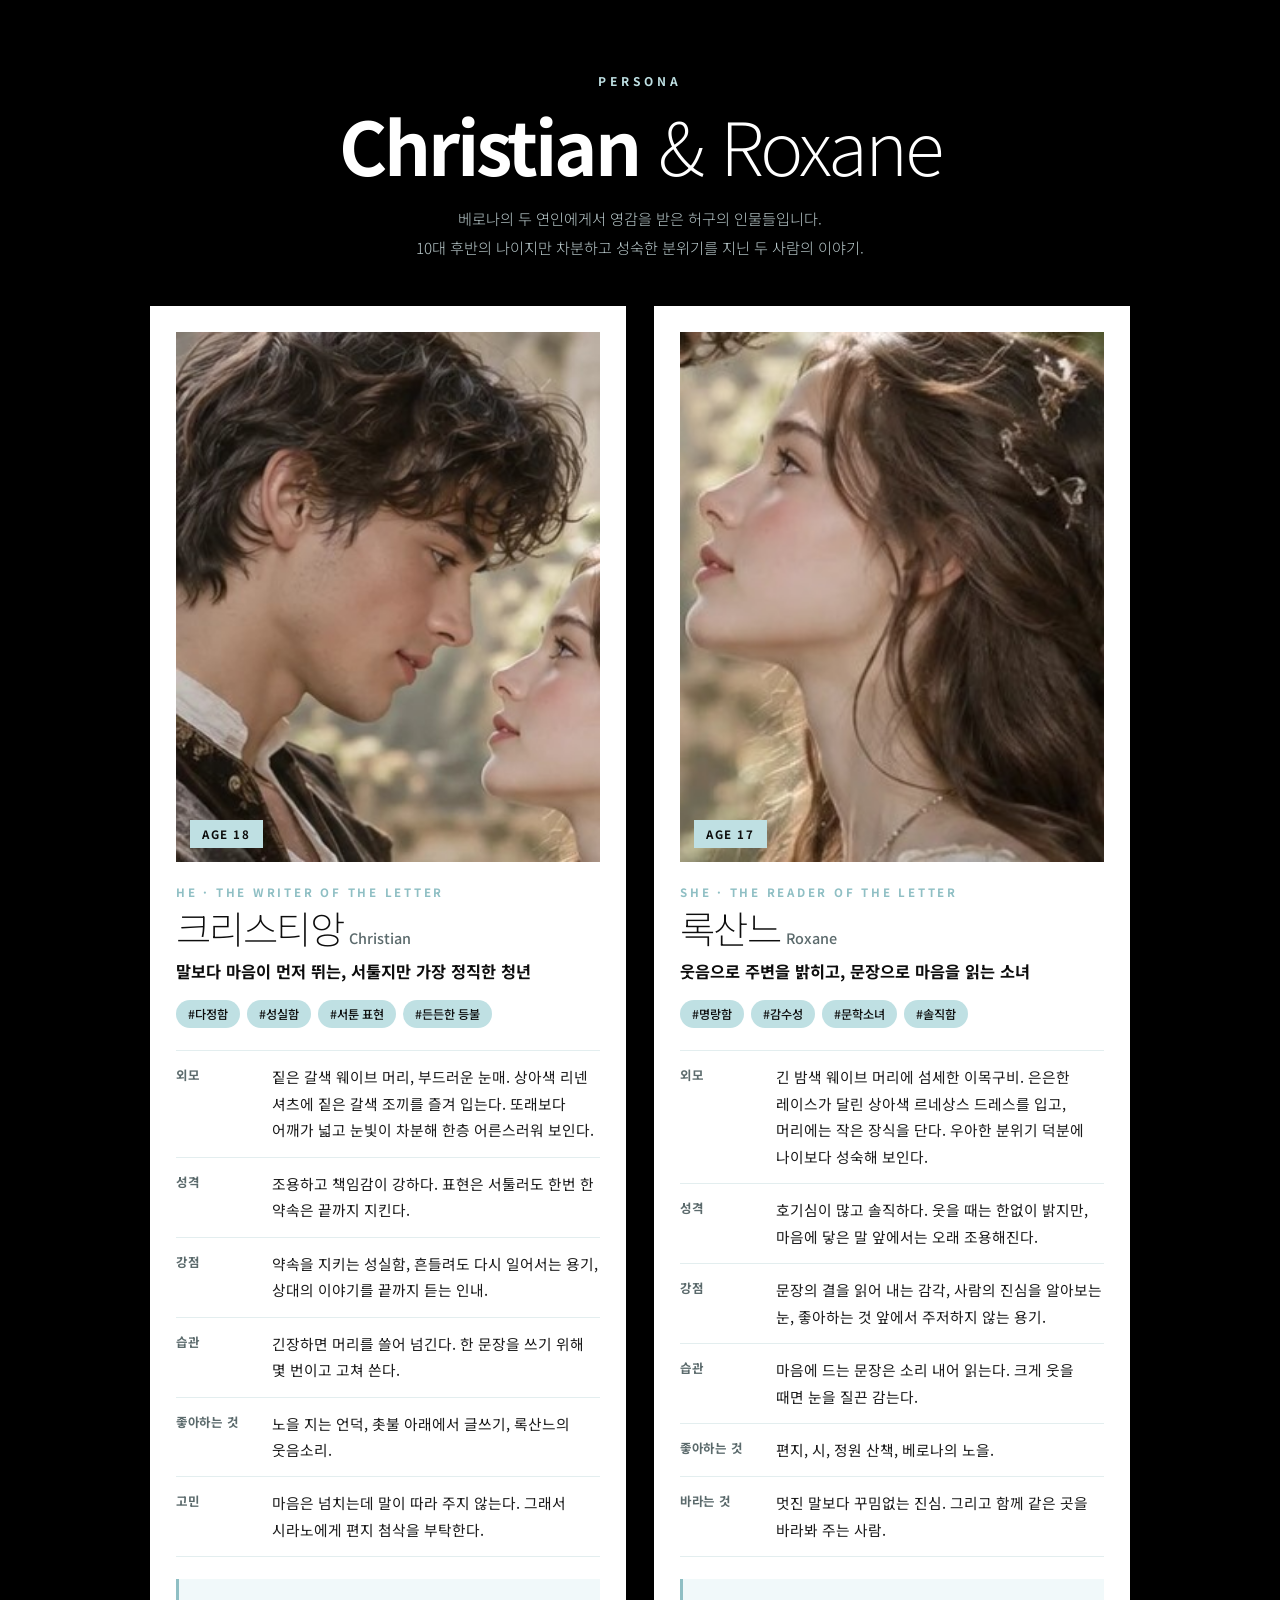
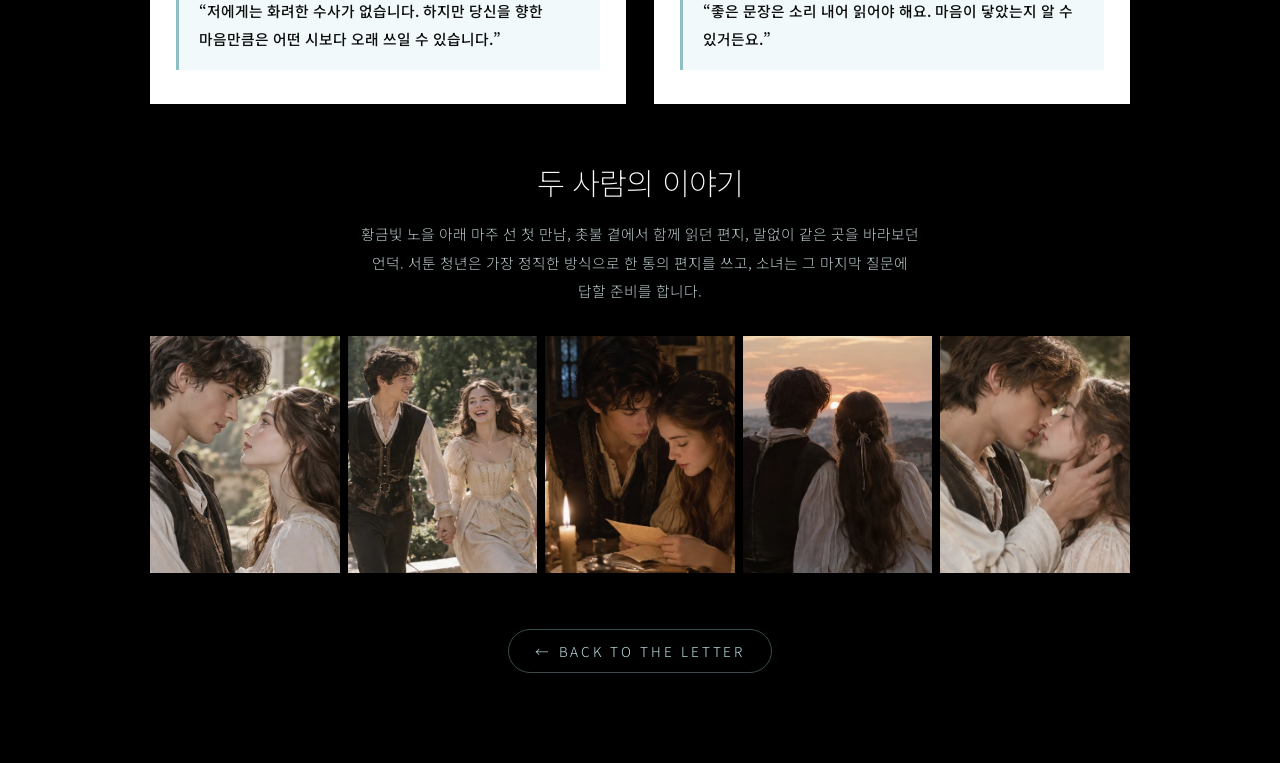
<file: persona.html>
<!doctype html>
<html lang="ko">
<head>
<meta charset="utf-8">
<meta name="viewport" content="width=device-width, initial-scale=1">
<title>두 사람의 페르소나 · 크리스티앙과 록산느</title>
<meta name="description" content="구혼편지의 주인공 크리스티앙(18)과 록산느(17)의 페르소나.">
<meta name="theme-color" content="#000000">
<link rel="preconnect" href="https://fonts.googleapis.com">
<link rel="preconnect" href="https://fonts.gstatic.com" crossorigin>
<link href="https://fonts.googleapis.com/css2?family=Noto+Sans+KR:wght@200;300;400;500;700;900&display=swap" rel="stylesheet">
<style>
:root{--mint:#bfe0e3;--mint-2:#a9d2d6;--mint-deep:#8fbfc4;--ink:#0d0d0d;--soft:#5b6a6c}
*{box-sizing:border-box;margin:0;padding:0}
body{background:#000;color:var(--ink);font-family:"Noto Sans KR","Pretendard","Apple SD Gothic Neo","Malgun Gothic",sans-serif;padding:0 16px 90px}
a{color:inherit}
header{text-align:center;padding:72px 0 44px;color:#fff}
.kicker{font-size:.75rem;font-weight:700;letter-spacing:.34em;color:var(--mint)}
h1{font-weight:200;font-size:clamp(2.4rem,9vw,4.6rem);letter-spacing:-.04em;line-height:1.02;margin-top:18px}
h1 b{font-weight:700}
.lead{max-width:520px;margin:22px auto 0;font-size:.95rem;font-weight:300;line-height:1.9;color:#b9c9cb}
.grid{max-width:980px;margin:0 auto;display:grid;grid-template-columns:repeat(auto-fit,minmax(300px,1fr));gap:28px}
.card{background:#fff;position:relative;padding:26px 26px 34px;animation:rise .9s ease both}
.card:nth-child(2){animation-delay:.15s}
@keyframes rise{from{opacity:0;transform:translateY(24px)}}
.photo{aspect-ratio:4/5;overflow:hidden;background:#dfeeef;position:relative}
.photo img{width:100%;height:100%;object-fit:cover;display:block}
.age{position:absolute;left:14px;bottom:14px;background:var(--mint);font-size:.72rem;font-weight:700;letter-spacing:.14em;padding:6px 12px}
.role{margin-top:22px;font-size:.72rem;font-weight:700;letter-spacing:.24em;color:var(--mint-deep)}
h2{font-weight:200;font-size:2.4rem;letter-spacing:-.04em;line-height:1.1;margin-top:6px}
h2 small{font-size:.9rem;font-weight:500;letter-spacing:0;color:var(--soft);margin-left:6px}
.tag-line{margin-top:10px;font-weight:700;font-size:1.02rem;line-height:1.6}
.chips{display:flex;flex-wrap:wrap;gap:7px;margin:16px 0 22px}
.chips span{background:var(--mint);font-size:.76rem;font-weight:500;padding:5px 12px;border-radius:999px}
dl{border-top:1px solid #e3eeef}
dl div{display:grid;grid-template-columns:84px 1fr;gap:12px;padding:13px 0;border-bottom:1px solid #e3eeef}
dt{font-size:.78rem;font-weight:700;letter-spacing:.06em;color:var(--soft);padding-top:2px}
dd{font-size:.92rem;line-height:1.8;color:#1a1a1a;word-break:keep-all}
.quote{margin-top:22px;padding:18px 20px;background:#f1f9fa;border-left:3px solid var(--mint-deep);font-size:.92rem;line-height:1.85;font-weight:500;word-break:keep-all}
.story{max-width:980px;margin:56px auto 0;color:#fff;text-align:center}
.story h3{font-weight:200;font-size:1.9rem;letter-spacing:-.03em}
.story p{max-width:560px;margin:16px auto 0;font-size:.92rem;font-weight:300;line-height:1.95;color:#b9c9cb;word-break:keep-all}
.strip{display:grid;grid-template-columns:repeat(5,1fr);gap:8px;margin-top:30px}
.strip img{width:100%;aspect-ratio:4/5;object-fit:cover;display:block;filter:saturate(.9)}
.back{display:block;width:max-content;margin:56px auto 0;border:1px solid #3a4a4c;color:var(--mint);text-decoration:none;
  padding:11px 26px;border-radius:999px;font-size:.85rem;font-weight:300;letter-spacing:.2em;transition:background .3s}
.back:hover{background:rgba(191,224,227,.1)}
@media (max-width:520px){dl div{grid-template-columns:70px 1fr}.strip{grid-template-columns:repeat(5,1fr);gap:5px}}
@media (prefers-reduced-motion:reduce){.card{animation:none}}
</style>
</head>
<body>
<header>
  <div class="kicker">PERSONA</div>
  <h1><b>Christian</b> &amp; Roxane</h1>
  <p class="lead">베로나의 두 연인에게서 영감을 받은 허구의 인물들입니다.<br>10대 후반의 나이지만 차분하고 성숙한 분위기를 지닌 두 사람의 이야기.</p>
</header>

<main>
  <div class="grid">
    <article class="card">
      <div class="photo"><img src="photos/persona-christian.jpg" alt="크리스티앙의 초상: 짙은 갈색 웨이브 머리와 부드러운 눈매의 청년"><span class="age">AGE 18</span></div>
      <div class="role">HE · THE WRITER OF THE LETTER</div>
      <h2>크리스티앙<small>Christian</small></h2>
      <p class="tag-line">말보다 마음이 먼저 뛰는, 서툴지만 가장 정직한 청년</p>
      <div class="chips"><span>#다정함</span><span>#성실함</span><span>#서툰 표현</span><span>#든든한 등불</span></div>
      <dl>
        <div><dt>외모</dt><dd>짙은 갈색 웨이브 머리, 부드러운 눈매. 상아색 리넨 셔츠에 짙은 갈색 조끼를 즐겨 입는다. 또래보다 어깨가 넓고 눈빛이 차분해 한층 어른스러워 보인다.</dd></div>
        <div><dt>성격</dt><dd>조용하고 책임감이 강하다. 표현은 서툴러도 한번 한 약속은 끝까지 지킨다.</dd></div>
        <div><dt>강점</dt><dd>약속을 지키는 성실함, 흔들려도 다시 일어서는 용기, 상대의 이야기를 끝까지 듣는 인내.</dd></div>
        <div><dt>습관</dt><dd>긴장하면 머리를 쓸어 넘긴다. 한 문장을 쓰기 위해 몇 번이고 고쳐 쓴다.</dd></div>
        <div><dt>좋아하는 것</dt><dd>노을 지는 언덕, 촛불 아래에서 글쓰기, 록산느의 웃음소리.</dd></div>
        <div><dt>고민</dt><dd>마음은 넘치는데 말이 따라 주지 않는다. 그래서 시라노에게 편지 첨삭을 부탁한다.</dd></div>
      </dl>
      <p class="quote">“저에게는 화려한 수사가 없습니다. 하지만 당신을 향한 마음만큼은 어떤 시보다 오래 쓰일 수 있습니다.”</p>
    </article>

    <article class="card">
      <div class="photo"><img src="photos/persona-roxane.jpg" alt="록산느의 초상: 긴 밤색 웨이브 머리와 섬세한 이목구비의 소녀" style="object-position:50% 30%"><span class="age">AGE 17</span></div>
      <div class="role">SHE · THE READER OF THE LETTER</div>
      <h2>록산느<small>Roxane</small></h2>
      <p class="tag-line">웃음으로 주변을 밝히고, 문장으로 마음을 읽는 소녀</p>
      <div class="chips"><span>#명랑함</span><span>#감수성</span><span>#문학소녀</span><span>#솔직함</span></div>
      <dl>
        <div><dt>외모</dt><dd>긴 밤색 웨이브 머리에 섬세한 이목구비. 은은한 레이스가 달린 상아색 르네상스 드레스를 입고, 머리에는 작은 장식을 단다. 우아한 분위기 덕분에 나이보다 성숙해 보인다.</dd></div>
        <div><dt>성격</dt><dd>호기심이 많고 솔직하다. 웃을 때는 한없이 밝지만, 마음에 닿은 말 앞에서는 오래 조용해진다.</dd></div>
        <div><dt>강점</dt><dd>문장의 결을 읽어 내는 감각, 사람의 진심을 알아보는 눈, 좋아하는 것 앞에서 주저하지 않는 용기.</dd></div>
        <div><dt>습관</dt><dd>마음에 드는 문장은 소리 내어 읽는다. 크게 웃을 때면 눈을 질끈 감는다.</dd></div>
        <div><dt>좋아하는 것</dt><dd>편지, 시, 정원 산책, 베로나의 노을.</dd></div>
        <div><dt>바라는 것</dt><dd>멋진 말보다 꾸밈없는 진심. 그리고 함께 같은 곳을 바라봐 주는 사람.</dd></div>
      </dl>
      <p class="quote">“좋은 문장은 소리 내어 읽어야 해요. 마음이 닿았는지 알 수 있거든요.”</p>
    </article>
  </div>

  <section class="story">
    <h3>두 사람의 이야기</h3>
    <p>황금빛 노을 아래 마주 선 첫 만남, 촛불 곁에서 함께 읽던 편지, 말없이 같은 곳을 바라보던 언덕. 서툰 청년은 가장 정직한 방식으로 한 통의 편지를 쓰고, 소녀는 그 마지막 질문에 답할 준비를 합니다.</p>
    <div class="strip">
      <img src="photos/1.jpg" alt="마주 본 두 사람" loading="lazy">
      <img src="photos/2.jpg" alt="손잡고 달리는 두 사람" loading="lazy">
      <img src="photos/3.jpg" alt="촛불 아래의 편지" loading="lazy">
      <img src="photos/4.jpg" alt="노을 지는 언덕" loading="lazy" style="object-position:38% 50%">
      <img src="photos/5.jpg" alt="서로를 감싸 안은 두 사람" loading="lazy" style="object-position:55% 40%">
    </div>
  </section>

  <a class="back" href="index.html">← BACK TO THE LETTER</a>
</main>
</body>
</html>
</file>
